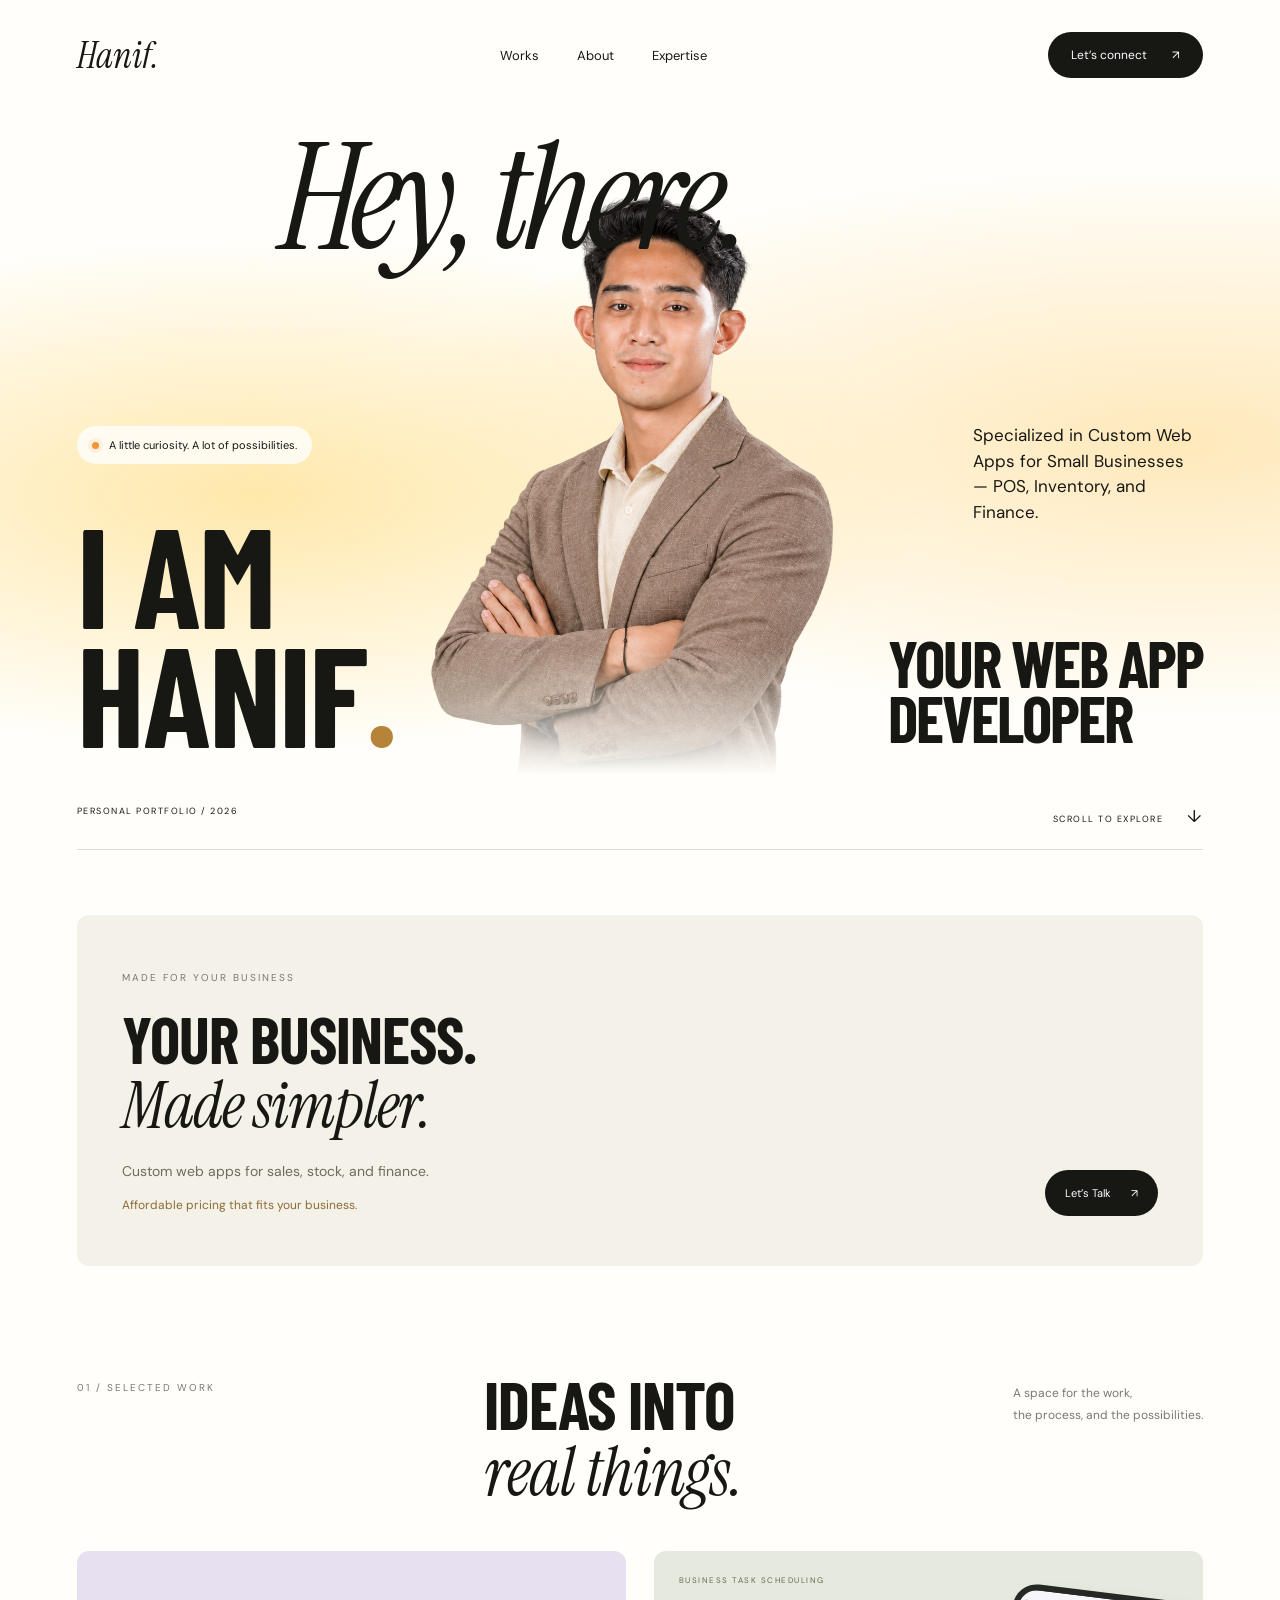
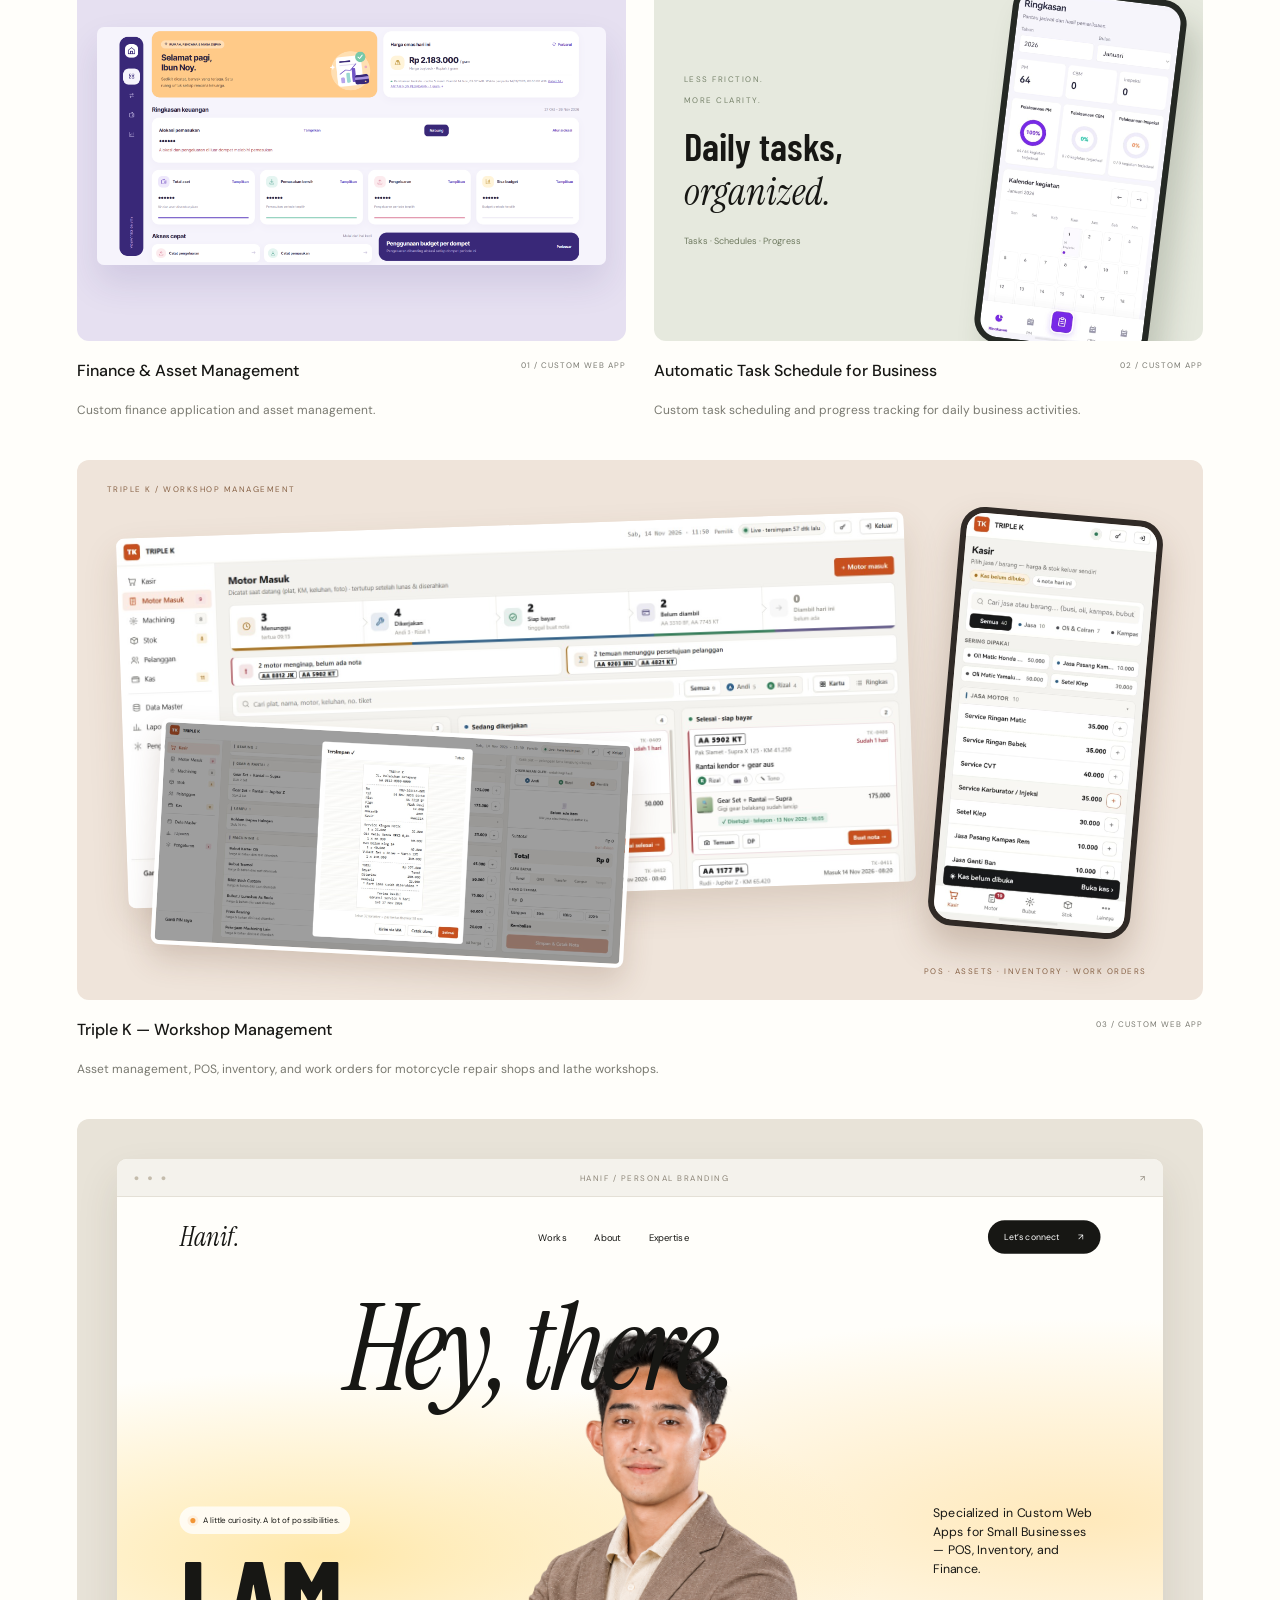
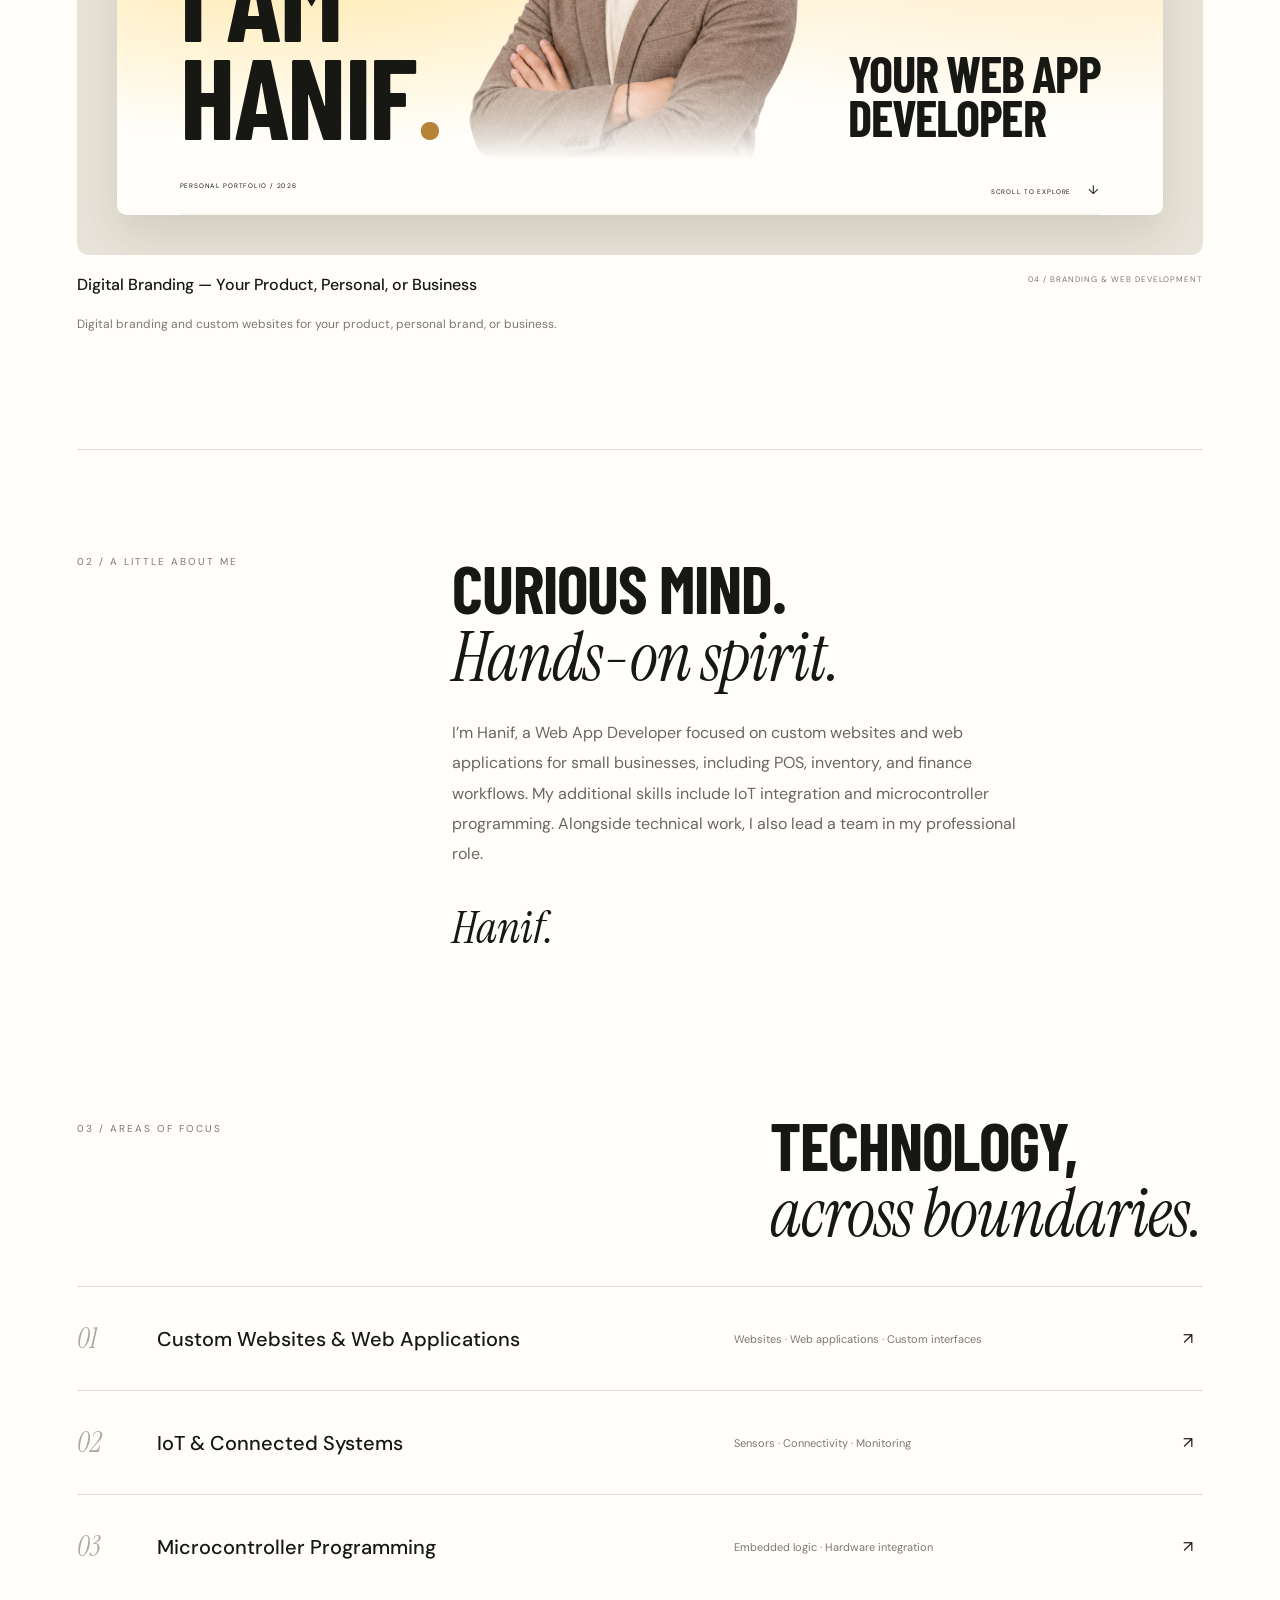
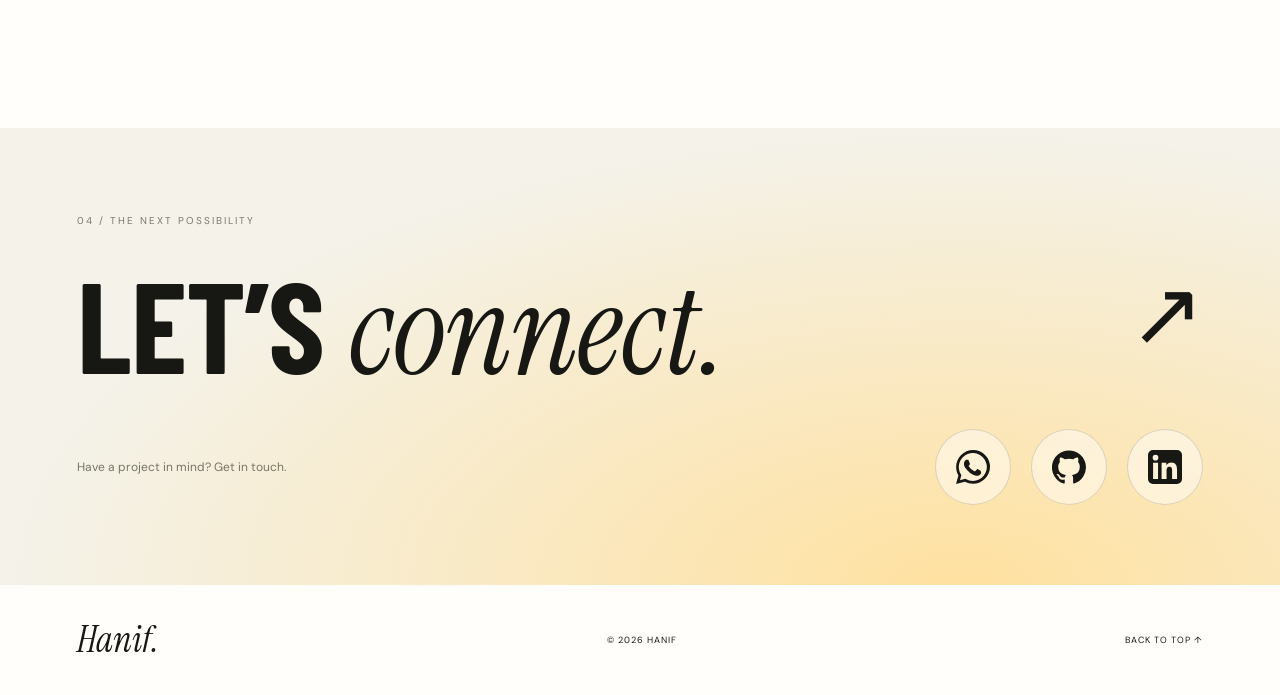
<file: index.html>
<!doctype html>
<html lang="en">
<head>
  <meta charset="utf-8">
  <meta name="viewport" content="width=device-width, initial-scale=1">
  <meta name="description" content="Hanif — Web App Developer. Custom websites, web applications, and IoT integration.">
  <title>Hanif — Web App Developer</title>
  <link rel="stylesheet" href="styles.css?v=20261114-mobile-3">
</head>
<body>
  <header class="navigation wrap">
    <a class="signature" href="#home" aria-label="Hanif home">Hanif<span>.</span></a>
    <nav aria-label="Main navigation"><a href="#work">Works</a><a href="#about">About</a><a href="#expertise">Expertise</a></nav>
    <a class="pill" href="#contact">Let’s connect <span>↗</span></a>
  </header>
  <main>
    <section class="hero" id="home" aria-labelledby="hero-title">
      <div class="hero-inner wrap">
        <p class="greeting">Hey, there.</p>
        <div class="portrait">
          <img class="portrait-photo" src="assets/hanif-cutout.png" alt="Hanif wearing a brown blazer with his arms crossed" width="1024" height="1536" fetchpriority="high">
        </div>
        <p class="hero-tag"><span class="dot"></span> A little curiosity. A lot of possibilities.</p>
        <p class="specialization">Specialized in Custom Web Apps for Small Businesses — POS, Inventory, and Finance.</p>
        <h1 id="hero-title">I AM<br> HANIF<span>.</span></h1>
        <h2 class="role">YOUR WEB APP<br> DEVELOPER</h2>
        <div class="hero-footer"><span>PERSONAL PORTFOLIO / 2026</span><a href="#work">SCROLL TO EXPLORE <span>↓</span></a></div>
      </div>
    </section>
    <section class="workflow workflow-simple section wrap" aria-labelledby="workflow-title">
      <div class="workflow-intro"><span class="eyebrow">MADE FOR YOUR BUSINESS</span><h2 id="workflow-title">YOUR BUSINESS.<br><span class="serif">Made simpler.</span></h2><p>Custom web apps for sales, stock, and finance.</p><p class="pricing-note">Affordable pricing that fits your business.</p><a class="pill" href="#contact">Let’s Talk <span>↗</span></a></div>
    </section>
    <section class="work wrap section" id="work" aria-labelledby="work-title">
      <div class="section-top"><span class="eyebrow">01 / SELECTED WORK</span><h2 id="work-title">IDEAS INTO<br><span class="serif">real things.</span></h2><p>A space for the work,<br>the process, and the possibilities.</p></div>
      <div class="project-grid portfolio-grid">
        <article class="project finance-project">
          <div class="project-art finance-preview finance-screenshot"><img src="assets/finance-asset-management.png" alt="Custom finance and asset management dashboard showing financial summaries, asset allocation, income, expenses and budgets" width="1902" height="888" loading="lazy"></div>
          <div class="project-caption"><h3>Finance & Asset Management</h3><span>01 / CUSTOM WEB APP</span></div><p class="project-description">Custom finance application and asset management.</p>
        </article>
        <article class="project maintenance-project">
          <div class="project-art maintenance-preview"><span class="project-overline">BUSINESS TASK SCHEDULING</span><div class="maintenance-copy"><span>LESS FRICTION.<br>MORE CLARITY.</span><h3>Daily tasks,<br><em>organized.</em></h3><p>Tasks · Schedules · Progress</p></div><div class="maintenance-phone"><img src="assets/smart-maintenance.jpg" alt="Business task scheduling application showing scheduled activities, completion progress, and a calendar" width="597" height="1280" loading="lazy"></div></div>
          <div class="project-caption"><h3>Automatic Task Schedule for Business</h3><span>02 / CUSTOM APP</span></div><p class="project-description">Custom task scheduling and progress tracking for daily business activities.</p>
        </article>
        <article class="project workshop-project">
          <div class="project-art workshop-preview"><span class="project-overline">TRIPLE K / WORKSHOP MANAGEMENT</span><a class="workshop-orders" href="assets/workshop-orders.png" target="_blank" rel="noopener" aria-label="Open workshop work order screenshot"><img src="assets/workshop-orders.png" alt="Triple K work order board showing waiting, in-progress, and ready-for-payment motorcycle service jobs" width="1600" height="750" loading="lazy"></a><a class="workshop-receipt" href="assets/workshop-receipt.png" target="_blank" rel="noopener" aria-label="Open workshop POS receipt screenshot"><img src="assets/workshop-receipt.png" alt="Triple K cashier application with a saved service receipt and payment details" width="1600" height="749" loading="lazy"></a><a class="workshop-mobile" href="assets/workshop-pos-mobile.jpg" target="_blank" rel="noopener" aria-label="Open mobile workshop cashier screenshot"><img src="assets/workshop-pos-mobile.jpg" alt="Mobile Triple K POS showing service selection and prices for motorcycle repairs and machining" width="598" height="1280" loading="lazy"></a><span class="workshop-preview-label">POS · ASSETS · INVENTORY · WORK ORDERS</span></div>
          <div class="project-caption"><h3>Triple K — Workshop Management</h3><span>03 / CUSTOM WEB APP</span></div><p class="project-description">Asset management, POS, inventory, and work orders for motorcycle repair shops and lathe workshops.</p>
        </article>
        <article class="project branding-project">
          <div class="project-art personal-branding-preview"><div class="personal-preview-browser"><div class="preview-browser-toolbar"><span class="preview-dots" aria-hidden="true">● ● ●</span><span>HANIF / PERSONAL BRANDING</span><span aria-hidden="true">↗</span></div><div class="personal-preview-viewport"><iframe src="branding-preview.html" title="Preview of Hanif’s personal branding website" loading="lazy" tabindex="-1" scrolling="no"></iframe></div></div></div>
          <div class="project-caption"><h3>Digital Branding — Your Product, Personal, or Business</h3><span>04 / BRANDING & WEB DEVELOPMENT</span></div><p class="project-description">Digital branding and custom websites for your product, personal brand, or business.</p>
        </article>
      </div>
    </section>

    <section class="about section wrap" id="about"><span class="eyebrow">02 / A LITTLE ABOUT ME</span><div><h2>CURIOUS MIND.<br><span class="serif">Hands-on spirit.</span></h2><p>I’m Hanif, a Web App Developer focused on custom websites and web applications for small businesses, including POS, inventory, and finance workflows. My additional skills include IoT integration and microcontroller programming. Alongside technical work, I also lead a team in my professional role.</p><span class="about-signature">Hanif.</span></div></section>
    <section class="expertise section wrap" id="expertise"><div class="section-top"><span class="eyebrow">03 / AREAS OF FOCUS</span><h2>TECHNOLOGY,<br><span class="serif">across boundaries.</span></h2></div><div class="expertise-row"><span>01</span><h3>Custom Websites & Web Applications</h3><p>Websites · Web applications · Custom interfaces</p><span>↗</span></div><div class="expertise-row"><span>02</span><h3>IoT & Connected Systems</h3><p>Sensors · Connectivity · Monitoring</p><span>↗</span></div><div class="expertise-row"><span>03</span><h3>Microcontroller Programming</h3><p>Embedded logic · Hardware integration</p><span>↗</span></div></section>
    <section class="contact section" id="contact"><div class="wrap"><span class="eyebrow">04 / THE NEXT POSSIBILITY</span><h2>LET’S <span class="serif">connect.</span><span class="contact-arrow">↗</span></h2><div class="contact-bottom"><p>Have a project in mind? Get in touch.</p><div class="contact-actions" aria-label="Social profiles">
<a class="social-icon social-whatsapp" href="https://wa.me/6281239199588" target="_blank" rel="noopener noreferrer" aria-label="Chat with Hanif on WhatsApp" title="WhatsApp"><svg viewBox="0 0 24 24" aria-hidden="true"><path fill="currentColor" d="M20.5 3.5A11.8 11.8 0 0 0 12.1 0C5.5 0 .1 5.4.1 12c0 2.1.6 4.2 1.6 6L0 24l6.2-1.6a12 12 0 0 0 5.9 1.5H12c6.6 0 12-5.4 12-12a11.8 11.8 0 0 0-3.5-8.4ZM12 21.9a10 10 0 0 1-5.1-1.4l-.4-.2-3.7 1 1-3.6-.3-.4A9.9 9.9 0 1 1 12 21.9Zm5.5-7.4c-.3-.1-1.8-.9-2.1-1-.3-.1-.5-.1-.7.2l-1 1.2c-.2.2-.4.2-.7.1a8.1 8.1 0 0 1-4-3.5c-.3-.4.3-.4.8-1.4.1-.2 0-.4 0-.6l-.9-2.1c-.2-.6-.5-.5-.7-.5h-.6c-.2 0-.6.1-.9.4-.3.3-1.1 1-1.1 2.5s1.1 2.9 1.3 3.1c.1.2 2.1 3.2 5.1 4.5 1.9.8 2.6.9 3.5.7.6-.1 1.8-.7 2-1.4.3-.7.3-1.3.2-1.4-.1-.2-.3-.3-.6-.4Z"/></svg></a>
<a class="social-icon social-github" href="https://github.com/haniffdh" target="_blank" rel="noopener noreferrer" aria-label="Hanif on GitHub" title="GitHub"><svg viewBox="0 0 24 24" aria-hidden="true"><path fill="currentColor" d="M12 .3a12 12 0 0 0-3.8 23.4c.6.1.8-.3.8-.6v-2.2c-3.3.7-4-1.4-4-1.4-.5-1.4-1.3-1.7-1.3-1.7-1.1-.8.1-.8.1-.8 1.2.1 1.8 1.2 1.8 1.2 1.1 1.8 2.8 1.3 3.5 1 .1-.8.4-1.3.8-1.6-2.7-.3-5.5-1.3-5.5-5.9 0-1.3.5-2.4 1.2-3.2-.1-.3-.5-1.5.1-3.2 0 0 1-.3 3.3 1.2a11.5 11.5 0 0 1 6 0C17.3 5 18.3 5.3 18.3 5.3c.6 1.7.2 2.9.1 3.2.7.8 1.2 1.9 1.2 3.2 0 4.6-2.8 5.6-5.5 5.9.4.4.8 1.1.8 2.2v3.3c0 .3.2.7.8.6A12 12 0 0 0 12 .3Z"/></svg></a>
<a class="social-icon social-linkedin" href="https://www.linkedin.com/in/haniffadhlurrahman/" target="_blank" rel="noopener noreferrer" aria-label="Hanif on LinkedIn" title="LinkedIn"><svg viewBox="0 0 24 24" aria-hidden="true"><path fill="currentColor" d="M20.5 0h-17A3.5 3.5 0 0 0 0 3.5v17A3.5 3.5 0 0 0 3.5 24h17a3.5 3.5 0 0 0 3.5-3.5v-17A3.5 3.5 0 0 0 20.5 0ZM7.1 20.5H3.6V9h3.5ZM5.3 7.4a2 2 0 1 1 0-4 2 2 0 0 1 0 4Zm15.2 13.1H17v-5.6c0-1.3 0-3-1.8-3s-2.1 1.4-2.1 2.9v5.7H9.6V9h3.3v1.6h.1a3.7 3.7 0 0 1 3.3-1.8c3.5 0 4.2 2.3 4.2 5.3Z"/></svg></a>
</div></div></div></section>
  </main>
  <footer class="wrap"><a class="signature" href="#home">Hanif.</a><span>© 2026 HANIF</span><a href="#home">BACK TO TOP ↑</a></footer>
  <script src="portfolio-preview.js"></script>
  <!-- Cloudflare Web Analytics -->
  <script defer src="https://static.cloudflareinsights.com/beacon.min.js" data-cf-beacon='{"token":"b2bfac7f7c174b688e1bc380301b4dec"}'></script>
  <!-- End Cloudflare Web Analytics -->
</body>
</html>
</file>
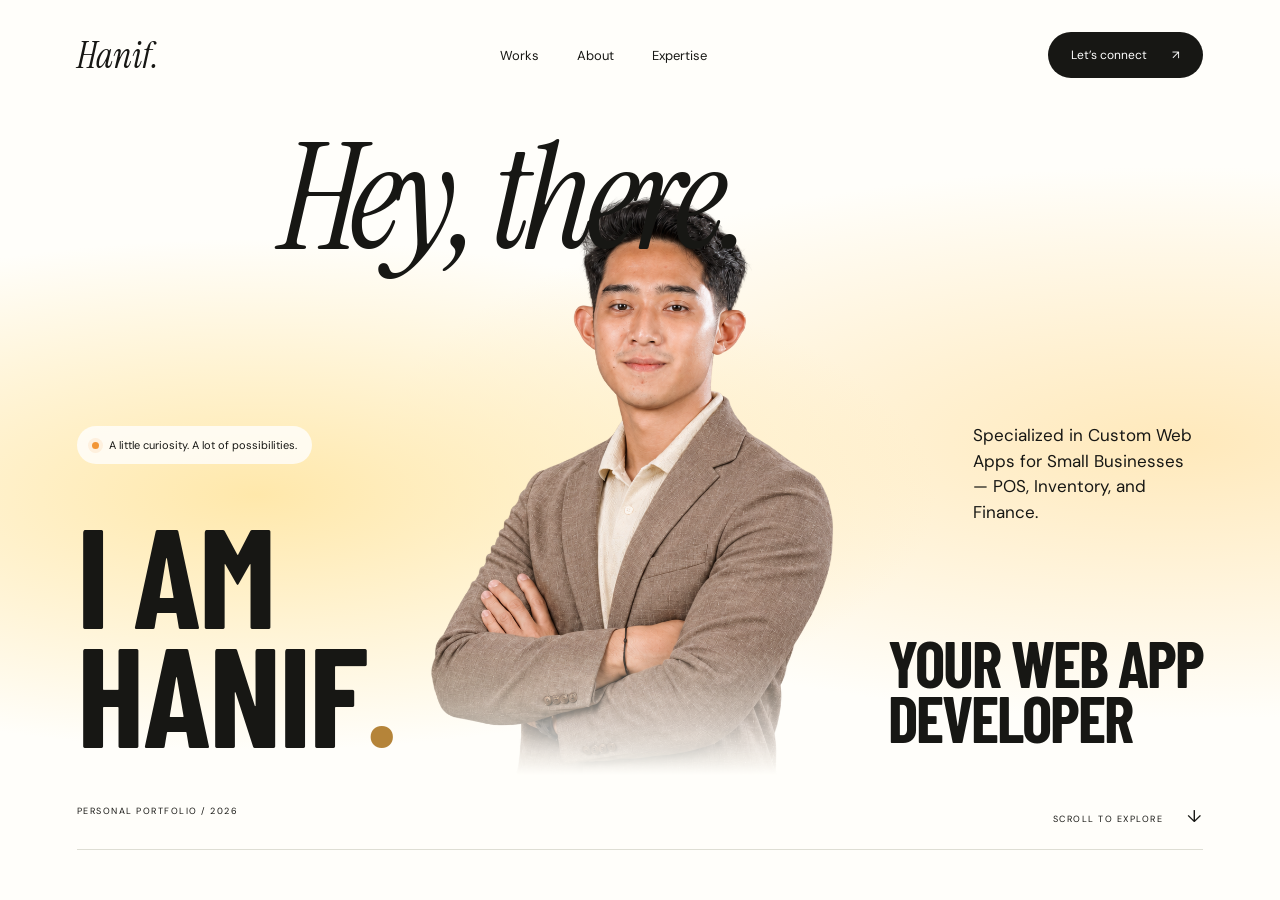
<file: branding-preview.html>
<!doctype html><html lang="en"><head><meta charset="utf-8"><meta name="viewport" content="width=device-width, initial-scale=1"><title>Hanif personal branding preview</title><link rel="stylesheet" href="styles.css?v=20261114-mobile-3"><style>html{overflow:hidden}body{pointer-events:none}.hero-inner{height:740px}</style></head><body>  <header class="navigation wrap">
    <a class="signature" href="#home" aria-label="Hanif home">Hanif<span>.</span></a>
    <nav aria-label="Main navigation"><a href="#work">Works</a><a href="#about">About</a><a href="#expertise">Expertise</a></nav>
    <a class="pill" href="#contact">Let’s connect <span>↗</span></a>
  </header>
  <main>
    <section class="hero" id="home" aria-labelledby="hero-title">
      <div class="hero-inner wrap">
        <p class="greeting">Hey, there.</p>
        <div class="portrait">
          <img class="portrait-photo" src="assets/hanif-cutout.png" alt="Hanif wearing a brown blazer with his arms crossed" width="1024" height="1536" fetchpriority="high">
        </div>
        <p class="hero-tag"><span class="dot"></span> A little curiosity. A lot of possibilities.</p>
        <p class="specialization">Specialized in Custom Web Apps for Small Businesses — POS, Inventory, and Finance.</p>
        <h1 id="hero-title">I AM<br> HANIF<span>.</span></h1>
        <h2 class="role">YOUR WEB APP<br> DEVELOPER</h2>
        <div class="hero-footer"><span>PERSONAL PORTFOLIO / 2026</span><a href="#work">SCROLL TO EXPLORE <span>↓</span></a></div>
      </div>
    </section>
</main></body></html>
</file>
<file: styles.css>
@import url('https://fonts.googleapis.com/css2?family=Barlow+Condensed:wght@600;700;800&family=DM+Sans:wght@400;500;600;700&family=Instrument+Serif:ital@0;1&display=swap');
:root{--ink:#171714;--paper:#fffefa;--muted:#797970;--line:#deded4;--yellow:#ffe5a9}*{box-sizing:border-box}html{scroll-behavior:smooth;scroll-padding-top:30px}body{margin:0;background:var(--paper);color:var(--ink);font-family:'DM Sans',Arial,sans-serif}a{color:inherit;text-decoration:none}a:focus-visible{outline:3px solid #c16c1c;outline-offset:6px}.wrap{width:min(1280px,88%);margin:auto}.navigation{height:110px;display:flex;align-items:center;justify-content:space-between;gap:25px}.signature{font-family:'Instrument Serif',Georgia,serif;font-size:36px;font-style:italic}.navigation nav{display:flex;gap:38px;font-size:13px}.navigation nav a:hover{opacity:.5}.pill{display:inline-flex;align-items:center;justify-content:center;gap:25px;background:var(--ink);color:white;padding:15px 23px;border-radius:30px;font-size:12px}.pill:hover{background:#484538}.hero{background:radial-gradient(ellipse at 20% 52%,#ffe8ab 0,transparent 47%),radial-gradient(ellipse at 92% 45%,#ffe9bb 0,transparent 48%)}.hero-inner{height:740px;position:relative}.greeting{font:italic clamp(95px,11.5vw,175px)/1 'Instrument Serif',Georgia,serif;position:absolute;top:15px;left:18%;margin:0;letter-spacing:-7px;z-index:1}.portrait{position:absolute;left:25%;bottom:75px;width:48%;height:590px;overflow:hidden;mask-image:linear-gradient(#000 87%,transparent);background:radial-gradient(ellipse at 50% 65%,#dbcfb95c,transparent 64%)}.portrait-head{position:absolute;top:58px;left:34%;width:33%;height:220px;border-radius:46% 46% 44% 44%;background:linear-gradient(110deg,#d6c6ad,#aa9780);box-shadow:inset 12px 12px 35px #ffffff30}.portrait-body{position:absolute;top:270px;left:5%;width:90%;height:390px;border-radius:46% 46% 0 0;background:linear-gradient(115deg,#f9f6ed,#d5d1c7 55%,#ece7db);box-shadow:inset 20px 10px 40px #ffffff80}.portrait-note{position:absolute;top:380px;left:0;right:0;text-align:center;font-size:10px;letter-spacing:3px;color:#767064}.hero-tag{position:absolute;left:0;top:305px;font-size:11px;background:#ffffffc7;border-radius:30px;padding:12px 15px;display:flex;gap:10px;align-items:center}.dot{display:inline-block;width:7px;height:7px;background:#f29535;border-radius:50%;box-shadow:0 0 0 4px #f295351c}.specialization{position:absolute;right:0;top:296px;width:230px;font-size:17px;line-height:1.5}.hero h1,.role{font-family:'Barlow Condensed','Arial Narrow',Impact,sans-serif;position:absolute;margin:0;line-height:.85;letter-spacing:-2px}.hero h1{left:0;bottom:98px;font-size:clamp(100px,11vw,163px);z-index:3}.hero h1 span{color:#b58439}.role{right:0;bottom:105px;font-size:clamp(42px,5vw,70px);z-index:3}.hero-footer{position:absolute;bottom:0;width:100%;display:flex;justify-content:space-between;border-bottom:1px solid var(--line);padding:22px 0;font-size:9px;letter-spacing:1.5px}.hero-footer a span{margin-left:20px;font-size:17px}.section{padding-top:105px;padding-bottom:50px}.eyebrow{font-size:10px;letter-spacing:2px;color:var(--muted)}.section-top{display:flex;justify-content:space-between;align-items:flex-start;gap:35px;margin-bottom:45px}.section-top>.eyebrow{padding-top:10px}.section h2{font:700 clamp(44px,5.2vw,74px)/.98 'Barlow Condensed',Impact,sans-serif;letter-spacing:-1px;margin:0}.serif{font-family:'Instrument Serif',Georgia,serif;font-style:italic;font-weight:400;text-transform:none;letter-spacing:-1px}.section-top p{font-size:12px;line-height:1.8;color:var(--muted)}.project-grid{display:grid;grid-template-columns:1fr 1fr;gap:28px}.project-art{height:380px;border-radius:12px;position:relative;overflow:hidden;display:grid;place-items:center}.web-art{background:#d3d7c9}.concept{position:absolute;top:20px;left:22px;font-size:8px;letter-spacing:1.4px;color:#55584f}.browser{background:#fafaf5;width:84%;height:255px;border-radius:8px;box-shadow:10px 26px 40px #31362c30;transform:rotate(-5deg)}.browser-bar{height:30px;border-bottom:1px solid #ddd;display:flex;align-items:center;gap:4px;padding:0 10px}.browser-bar i{width:4px;height:4px;background:#aaa;border-radius:50%}.browser-bar span{font-size:7px;margin:auto;color:#888}.dashboard{display:flex;height:225px}.dash-nav{padding:20px 14px;width:22%;font:italic 27px Georgia;border-right:1px solid #e4e4db}.dash-nav small{display:block;font:7px/3 Arial;color:#858579;margin-top:15px}.dash-content{padding:22px;width:78%}.dash-content>span{font-size:6px;letter-spacing:1.5px}.dash-content h3{font-size:19px;margin:7px 0 15px}.dash-stats{display:flex;gap:12px}.dash-stats>div{background:#ededdf;width:50%;padding:9px;font-size:7px;border-radius:3px}.dash-stats strong{display:block;font-size:22px;margin-top:5px}.chart{display:flex;gap:9px;align-items:flex-end;height:55px;padding-top:10px}.chart b{width:10%;background:#929e7d;height:60%;border-radius:2px 2px 0 0}.chart b:nth-child(2n){height:85%}.chart b:nth-child(3n){height:45%}.chart b:last-child{height:100%}.iot-art{background:#e3d8c6}.device{width:220px;height:250px;background:linear-gradient(130deg,#42483e,#20241f);border-radius:22px;transform:rotate(9deg);box-shadow:20px 30px 35px #574b3b45;padding:23px;z-index:1;border:3px solid #565c51}.device-label{font-size:7px;color:#b5baad;letter-spacing:2px}.device-screen{background:#cbd3a9;border:4px solid #161b15;border-radius:6px;margin-top:19px;padding:13px}.device-screen>span{font:7px monospace;display:block}.device-screen strong{font:38px monospace;display:block;margin-top:10px}.device-screen strong small{font-size:15px}.signal{font-size:16px;margin:6px 0}.device-screen .dot{width:4px;height:4px;background:#536735;box-shadow:none}.device-bottom{display:flex;justify-content:space-between;color:#b5baad;font-size:7px;letter-spacing:2px;margin-top:17px}.device-bottom i{width:6px;height:6px;background:#c0e88c;border-radius:50%}.orbit{position:absolute;width:390px;height:390px;border:1px solid #a99e8850;border-radius:50%}.orbit-two{width:310px;height:310px}.coordinate{position:absolute;bottom:20px;right:20px;font-size:8px;letter-spacing:1.5px;color:#746b5b}.project-caption{display:flex;justify-content:space-between;gap:15px;align-items:center;padding:19px 0}.project-caption h3{font-size:16px;font-weight:500;margin:0}.project-caption>span{font-size:8px;letter-spacing:1px;color:var(--muted)}.work-note{font-size:10px;color:var(--muted);margin-top:20px}.about{display:grid;grid-template-columns:1fr 2fr;border-top:1px solid var(--line);margin-top:65px}.about p{font-size:16px;line-height:1.9;max-width:570px;color:#68685e;margin:28px 0}.about-signature{font:italic 45px 'Instrument Serif',Georgia,serif}.expertise .section-top{margin-bottom:40px}.expertise-row{display:grid;grid-template-columns:60px 1.3fr 1fr 20px;gap:20px;align-items:center;border-top:1px solid var(--line);padding:33px 0}.expertise-row>span:first-child{font:italic 28px 'Instrument Serif',Georgia,serif;color:#aaa99b}.expertise-row h3{font-size:20px;font-weight:500;margin:0}.expertise-row p{font-size:11px;color:var(--muted)}.contact{margin-top:80px;padding:80px 0;background:radial-gradient(ellipse at 75% 100%,#ffe1a0,transparent 70%),#f4f2e9}.contact h2{font-size:clamp(70px,10vw,144px);margin-top:32px}.contact-arrow{float:right;font:90px Arial}.contact-bottom{display:flex;justify-content:space-between;align-items:center;margin-top:35px}.contact-bottom p{font-size:12px;color:#777466}footer{display:flex;justify-content:space-between;align-items:center;height:110px}footer>span,footer>a:last-child{font-size:9px;letter-spacing:1px}@media(min-width:1550px){.hero-inner{height:800px}.portrait{height:650px}.portrait-head{top:100px}.portrait-body{top:310px}.portrait-note{top:420px}}@media(max-width:800px){.navigation{height:85px}.navigation nav{gap:16px;font-size:11px}.navigation .pill{padding:12px 16px;font-size:10px;gap:8px}.hero-inner{height:660px}.greeting{top:30px;left:8%;font-size:100px;letter-spacing:-4px}.portrait{width:77%;left:12%;height:470px;bottom:95px}.portrait-head{height:165px;top:55px}.portrait-body{top:215px}.portrait-note{top:310px;font-size:8px;letter-spacing:1px}.hero-tag{top:205px;font-size:8px;max-width:140px;line-height:1.6}.specialization{top:210px;width:150px;font-size:13px}.hero h1{font-size:110px;bottom:105px}.role{font-size:43px;bottom:110px}.section-top{flex-wrap:wrap;gap:20px}.section-top>.eyebrow{width:100%}.section-top p{font-size:10px}.section{padding-top:65px}.project-grid{grid-template-columns:1fr}.project-art{height:360px}.about{grid-template-columns:1fr;gap:30px}.expertise-row{grid-template-columns:30px 1fr 20px;gap:10px}.expertise-row h3{font-size:18px}.expertise-row p{grid-column:2;grid-row:2;margin:0}.expertise-row>span:last-child{grid-column:3;grid-row:1}.contact-arrow{font-size:55px}.contact{margin-top:35px}.contact-bottom{gap:15px}.contact-bottom .pill{font-size:10px;padding:14px 17px}.hero-footer{font-size:7px;letter-spacing:.7px}}@media(max-width:420px){.navigation nav{gap:12px}.navigation .pill{font-size:9px;padding:11px}.signature{font-size:29px}.greeting{font-size:83px}.hero h1{font-size:94px}.role{font-size:35px}.specialization{width:130px;font-size:12px}.hero-tag{max-width:128px}.project-caption h3{font-size:14px}.project-caption>span{font-size:7px}.section-top p{display:none}}@media(prefers-reduced-motion:reduce){html{scroll-behavior:auto}}

/* Original portrait, blended into the hero without editing the image. */
.portrait{background:none;mask-image:linear-gradient(to bottom,#000 78%,transparent 100%);-webkit-mask-image:linear-gradient(to bottom,#000 78%,transparent 100%)}
.portrait-photo{display:block;width:100%;height:100%;object-fit:cover;object-position:50% 18%;mask-image:linear-gradient(to right,transparent 0%,#000 17%,#000 83%,transparent 100%);-webkit-mask-image:linear-gradient(to right,transparent 0%,#000 17%,#000 83%,transparent 100%)}
@media(max-width:800px){.portrait-photo{object-position:50% 10%}}

/* Transparent cutout: keep the person crisp; fade only the bottom. */
.portrait-photo{mask-image:none;-webkit-mask-image:none}

/* Selected projects */
.portfolio-grid{gap:40px 28px}.project-description{font-size:12px;color:var(--muted);line-height:1.7;margin:0;max-width:650px}.portfolio-grid .project-caption{align-items:flex-start}.portfolio-grid .project-art{height:390px}.finance-preview{background:#e6e0f1;padding:45px 25px 25px}.finance-window{display:flex;width:100%;height:280px;background:#f6f3fc;box-shadow:0 20px 40px #37257420;border-radius:9px;padding:15px;gap:15px;transform:rotate(-3deg)}.finance-window aside{background:#392677;color:white;border-radius:20px;width:35px;flex-shrink:0;text-align:center;padding-top:20px;font-size:13px}.finance-main{flex:1;min-width:0;color:#272044}.finance-welcome{background:#ffd08c;border-radius:12px;padding:13px}.finance-welcome small{font-size:6px;letter-spacing:1px}.finance-welcome h3{font-size:19px;line-height:1.1;margin:9px 0}.finance-welcome p{font-size:7px;margin:0}.finance-main h4{font-size:11px;margin:12px 0 8px}.finance-allocation{background:#fff;border-radius:9px;padding:10px;font-size:7px}.finance-main strong{display:block;font-size:12px;letter-spacing:2px;margin-top:7px}.finance-cards{display:flex;gap:8px;margin-top:8px}.finance-cards>div{background:#fff;flex:1;font-size:6px;padding:10px 6px;border-radius:8px;border-bottom:2px solid #b39be0}.maintenance-preview{background:#e6e9de;display:block}.project-overline{position:absolute;left:25px;top:24px;font-size:8px;letter-spacing:1.5px;color:#606b50}.maintenance-copy{position:absolute;left:30px;top:115px;width:45%}.maintenance-copy>span{font-size:8px;line-height:1.6;letter-spacing:1.5px;color:#77836b}.maintenance-copy h3{font:600 39px/1.05 'Barlow Condensed',Impact,sans-serif;margin:18px 0}.maintenance-copy em{font:italic 38px 'Instrument Serif',Georgia,serif}.maintenance-copy p{font-size:9px;color:#6d785e}.maintenance-phone{position:absolute;width:175px;right:35px;top:40px;padding:6px;background:#252924;border-radius:24px;transform:rotate(7deg);box-shadow:15px 22px 30px #37432b35}.maintenance-phone img{display:block;width:100%;height:auto;border-radius:18px}.branding-project{grid-column:1/-1}.portfolio-grid .branding-preview{height:520px;background:#ddd9ed;display:block;position:relative}.branding-preview .concept{color:#655e7b;z-index:2;top:25px;left:30px}.brand-tile{position:absolute;top:85px;left:5%;width:26%;height:350px;background:#37312c;color:#e1f2a1;padding:25px;transform:rotate(-7deg);box-shadow:0 15px 35px #2b223a20}.forma-wordmark{font-size:35px;letter-spacing:-2px;font-weight:600}.forma-wordmark>span{font-size:14px;vertical-align:top;letter-spacing:0}.forma-symbol{font:italic 160px/.9 'Instrument Serif',Georgia,serif;text-align:center;margin-top:15px}.brand-tile-footer{position:absolute;bottom:24px;left:25px;font-size:9px;line-height:1.5;letter-spacing:1.5px}.forma-browser{position:absolute;left:28%;top:80px;width:57%;height:340px;background:#f8f7f2;box-shadow:0 20px 40px #30283b25;transform:rotate(3deg);border-radius:7px;overflow:hidden}.forma-nav{padding:18px 23px;display:flex;justify-content:space-between;align-items:center;border-bottom:1px solid #e6e4da}.forma-nav strong{font-size:22px;letter-spacing:-1px}.forma-nav>span{font-size:8px}.forma-web-content{position:relative;padding:28px 23px;height:250px}.forma-web-content>small{font-size:6px;letter-spacing:1px}.forma-web-content h3{font-size:40px;letter-spacing:-2px;line-height:1;margin:19px 0}.forma-web-content h3 em{font-family:'Instrument Serif',Georgia,serif;font-weight:400}.forma-cta{font-size:8px;padding:9px 12px;border:1px solid #aaa99d;border-radius:20px;display:inline-block}.sculpture{position:absolute;right:8%;top:35px;width:145px;height:170px;display:flex;align-items:center;justify-content:center;gap:9px;transform:rotate(-12deg)}.sculpture i{width:40px;height:140px;border-radius:25px;background:linear-gradient(100deg,#a3b84c,#d0df88 45%,#9ba947);box-shadow:8px 12px 15px #292f2220}.sculpture i:nth-child(2){height:175px}.forma-web-footer{font-size:7px;letter-spacing:2px;border-top:1px solid #ddd;padding:13px 23px}.forma-phone{position:absolute;right:5%;bottom:42px;width:155px;height:295px;background:#f8f7f2;border:6px solid #37312c;border-radius:25px;box-shadow:12px 20px 30px #26213035;transform:rotate(-6deg);padding:17px 12px;overflow:hidden}.forma-phone-top{display:flex;justify-content:space-between;font-size:16px;font-weight:700;letter-spacing:-1px;margin-bottom:20px}.forma-phone-top>span{font-size:10px}.forma-phone>small{font-size:5px;letter-spacing:1px}.forma-phone h4{font-size:21px;line-height:1;letter-spacing:-1px;margin:10px 0}.forma-phone h4 em{font-family:'Instrument Serif',Georgia,serif;font-weight:400}.phone-sculpture{height:75px;width:60px;margin:15px auto;background:linear-gradient(100deg,#a8b956,#d3e28c,#a6b858);border-radius:35px 35px 10px 10px;box-shadow:10px 10px 15px #767e4120;transform:rotate(15deg)}.phone-product{font-size:6px;display:block}.phone-product b{float:right}.phone-nav{text-align:center;border-top:1px solid #ddd;margin-top:13px;padding-top:9px;font-size:12px}.brand-caption{position:absolute;bottom:22px;left:36%;font-size:8px;letter-spacing:2px;color:#6c657d}@media(max-width:1000px){.maintenance-phone{width:145px;right:20px;top:60px}.maintenance-copy{left:20px}.maintenance-copy h3,.maintenance-copy em{font-size:30px}.sculpture{right:5%;width:110px}.sculpture i{width:30px}.forma-web-content h3{font-size:33px}}@media(max-width:800px){.portfolio-grid .project-art{height:390px}.maintenance-phone{width:165px;right:12%;top:45px}.maintenance-copy{left:7%;top:115px}.maintenance-copy h3,.maintenance-copy em{font-size:38px}.portfolio-grid .branding-preview{height:470px}.brand-tile{left:5%;width:36%;top:65px;height:270px;padding:18px}.forma-wordmark{font-size:26px}.forma-symbol{font-size:120px}.brand-tile-footer{left:18px;font-size:7px}.forma-browser{left:30%;width:65%;top:100px;height:260px}.forma-nav{padding:12px}.forma-nav strong{font-size:17px}.forma-nav>span{font-size:5px}.forma-web-content{padding:18px 12px;height:185px}.forma-web-content h3{font-size:28px;position:relative;z-index:1}.forma-web-content>small{font-size:5px}.sculpture{right:4%;width:70px;top:35px;gap:5px}.sculpture i{width:20px;height:90px}.sculpture i:nth-child(2){height:120px}.forma-cta{font-size:6px;padding:6px}.forma-web-footer{font-size:5px;padding:10px;letter-spacing:1px}.forma-phone{width:120px;height:225px;bottom:32px;right:7%;padding:13px 9px;border-width:5px;border-radius:21px}.forma-phone-top{font-size:13px;margin-bottom:12px}.forma-phone h4{font-size:17px}.phone-sculpture{height:55px;width:43px;margin:10px auto}.phone-nav{font-size:10px}.brand-caption{left:6%;bottom:24px;font-size:7px}.branding-preview .concept{font-size:6px;left:20px}.project-caption{flex-wrap:wrap}.portfolio-grid .project-caption h3{font-size:16px}}@media(max-width:420px){.maintenance-phone{right:7%;width:145px;top:65px}.maintenance-copy h3,.maintenance-copy em{font-size:30px}.finance-preview{padding:45px 12px 25px}.finance-window{gap:8px;padding:10px}.finance-window aside{width:25px}.finance-welcome h3{font-size:17px}.brand-tile{width:40%}.forma-browser{left:27%;width:68%}.forma-nav>span{display:none}}

.finance-screenshot{padding:30px 20px;background:#e6e0f1}
.finance-screenshot img{display:block;width:100%;height:auto;max-height:100%;object-fit:contain;border-radius:7px;box-shadow:0 18px 35px #37257420}
@media(max-width:420px){.finance-screenshot{padding:20px 12px}}

.portfolio-grid .personal-branding-preview{height:auto;padding:40px;background:#e8e3d8;display:block}
.personal-preview-browser{width:100%;overflow:hidden;border-radius:10px;background:var(--paper);box-shadow:0 20px 40px #41352720}
.preview-browser-toolbar{height:38px;display:flex;align-items:center;justify-content:space-between;padding:0 17px;background:#f4f2ec;border-bottom:1px solid #e4e0d6;font-size:8px;letter-spacing:1.5px;color:#8b8477}
.preview-dots{font-size:9px;letter-spacing:3px;color:#c4bcac}
.personal-preview-viewport{position:relative;width:100%;aspect-ratio:1440/850;overflow:hidden}
.personal-preview-viewport iframe{position:absolute;top:0;left:0;width:1440px;height:850px;border:0;transform-origin:top left;pointer-events:none}
@media(max-width:800px){.portfolio-grid .personal-branding-preview{padding:20px}.preview-browser-toolbar{font-size:6px;height:28px;padding:0 10px;letter-spacing:.7px}}

.workflow{display:grid;grid-template-columns:1fr 1fr;gap:90px;margin-top:65px;padding:65px 45px;background:#f3f1e8;border-radius:12px}
.workflow-intro h2{margin-top:30px;font-size:clamp(45px,5vw,70px)}
.workflow-intro>p{font-size:14px;line-height:1.8;color:#6e6c60;max-width:300px;margin:25px 0 30px}
.workflow-intro .pill{font-size:11px;padding:16px 20px;gap:20px}
.workflow-question{font-size:19px;line-height:1.5;margin:0 0 14px;letter-spacing:-.4px}
.workflow-description{font-size:12px;line-height:1.9;color:#757267;margin:0 0 28px}
.workflow-benefit{display:flex;gap:22px;padding:20px 0;border-top:1px solid #dbd8cb}
.workflow-benefit>span{font:italic 24px 'Instrument Serif',Georgia,serif;color:#ab9874}
.workflow-benefit h3{font-size:16px;font-weight:500;margin:0 0 7px}
.workflow-benefit p{font-size:11px;line-height:1.7;color:#757267;margin:0}
@media(max-width:1000px){.workflow{gap:40px;padding:45px 30px}}
@media(max-width:800px){.workflow{grid-template-columns:1fr;gap:40px;padding:35px 25px;margin-top:45px}.workflow-intro>p{max-width:none}.workflow-intro h2{font-size:48px}.workflow-intro .pill{font-size:10px;gap:15px}.workflow-question{font-size:18px}}

.workflow-simple{display:block;padding:50px 45px}
.workflow-simple .workflow-intro{position:relative}
.workflow-simple .workflow-intro h2{margin-top:22px}
.workflow-simple .workflow-intro>p{max-width:none;margin:22px 0 0}
.workflow-simple .pill{position:absolute;right:0;bottom:0}
@media(max-width:800px){.workflow-simple{padding:35px 25px}.workflow-simple .pill{position:static;margin-top:24px}}

.workflow-simple .workflow-intro>.pricing-note{font-size:12px;color:#8c6b36;margin-top:10px}

.workshop-project{grid-column:1/-1}
.portfolio-grid .workshop-preview{height:540px;display:block;background:#efe4da;position:relative}
.workshop-preview .project-overline{color:#876246;top:24px;left:30px}
.workshop-orders{position:absolute;top:65px;left:4%;width:70%;border-radius:8px;overflow:hidden;box-shadow:0 16px 35px #603b2425;transform:rotate(-2deg)}
.workshop-preview img{display:block;width:100%;height:auto}
.workshop-receipt{position:absolute;bottom:44px;left:7%;width:42%;border:4px solid #fff;border-radius:8px;overflow:hidden;box-shadow:0 15px 30px #603b2430;transform:rotate(3deg)}
.workshop-mobile{position:absolute;right:5%;top:53px;width:18%;max-height:440px;overflow:hidden;border:6px solid #302a26;border-radius:24px;transform:rotate(5deg);box-shadow:0 20px 35px #603b2440}
.workshop-preview-label{position:absolute;bottom:24px;right:5%;font-size:8px;letter-spacing:1.5px;color:#876246}
.workshop-preview a:focus-visible{outline-offset:6px;outline:3px solid #a64d1c}
@media(max-width:800px){.portfolio-grid .workshop-preview{height:380px}.workshop-orders{top:62px;left:5%;width:72%}.workshop-receipt{left:6%;bottom:42px;width:56%}.workshop-mobile{top:88px;right:4%;width:25%;border-width:4px;border-radius:16px;max-height:245px}.workshop-preview .project-overline{font-size:7px;left:20px}.workshop-preview-label{font-size:6px;bottom:18px;letter-spacing:.7px}}
@media(max-width:420px){.portfolio-grid .workshop-preview{height:310px}.workshop-mobile{top:80px;max-height:195px;border-radius:12px}.workshop-receipt{bottom:42px}.workshop-preview .project-overline{font-size:6px}}

.contact-actions{display:flex;align-items:center;gap:25px;flex-wrap:wrap}
.github-contact{font-size:12px;text-decoration:underline;text-underline-offset:4px}
.whatsapp-contact{background:#216740}
.whatsapp-contact:hover{background:#174d2f}
@media(max-width:600px){.contact-bottom{align-items:flex-start;flex-direction:column}.contact-actions{gap:20px}}

.contact-actions{gap:20px;flex-direction:row;flex-wrap:nowrap}
.social-icon{display:inline-flex;width:76px;height:76px;flex:0 0 auto;align-items:center;justify-content:center;padding:20px;border:1px solid #19191426;border-radius:50%;background:#fffefa80;color:var(--ink);transition:background .15s,color .15s,transform .15s}
.social-icon svg{width:34px;height:34px;display:block}
.social-icon:hover{transform:translateY(-3px);background:var(--ink);color:white}
.social-whatsapp:hover{background:#216740;border-color:#216740}
.social-linkedin:hover{background:#0a66c2;border-color:#0a66c2}
.social-icon:focus-visible{outline:3px solid #b58439;outline-offset:5px}
.social-icon:disabled{opacity:.35;cursor:default;transform:none;background:#fffefa80;color:var(--ink);border-color:#19191426}
@media(prefers-reduced-motion:reduce){.social-icon{transition:none}.social-icon:hover{transform:none}}

@media(max-width:800px){.social-icon{width:60px;height:60px;padding:16px}.social-icon svg{width:28px;height:28px}.contact-actions{gap:14px}}

/* Mobile hero uses document flow so text never overlaps the portrait. */
@media(max-width:800px){
  .navigation{height:auto;min-height:88px;display:grid;grid-template-columns:1fr auto;gap:18px 12px;padding-top:18px;padding-bottom:18px}
  .navigation>.signature{font-size:36px}
  .navigation>.pill{grid-column:2;grid-row:1;padding:13px 18px;white-space:nowrap;font-size:11px}
  .navigation nav{grid-column:1/-1;grid-row:2;justify-content:center;gap:32px;font-size:12px;border-top:1px solid var(--line);padding-top:15px}
  .hero-inner{height:auto;display:flex;flex-direction:column;align-items:center;padding-top:25px}
  .greeting{position:static;order:0;font-size:clamp(65px,15vw,110px);letter-spacing:-3px;line-height:1.05;margin:0;text-align:center;z-index:auto}
  .portrait{position:relative;order:1;left:auto;bottom:auto;width:min(100%,360px);height:375px;margin-top:4px;flex-shrink:0;mask-image:linear-gradient(to bottom,#000 85%,transparent);-webkit-mask-image:linear-gradient(to bottom,#000 85%,transparent)}
  .portrait-photo{object-fit:contain;object-position:center bottom}
  .hero h1{position:static;order:2;font-size:clamp(72px,18vw,116px);line-height:.95;letter-spacing:-1.5px;text-align:center;margin:3px 0 14px}
  .hero h1 br{display:none}
  .hero h1 br::after{content:' '}
  .hero h1{word-spacing:10px}
  .role{position:static;order:3;font-size:clamp(31px,7.7vw,52px);line-height:1.05;letter-spacing:-.5px;text-align:center;max-width:100%;margin:0}
  .role br{display:none}
  .specialization{position:static;order:4;width:auto;max-width:360px;font-size:14px;line-height:1.7;text-align:center;margin:20px 0 0}
  .hero-tag{position:static;order:5;max-width:none;font-size:9px;line-height:1.5;margin:20px 0 24px;padding:10px 14px}
  .hero-footer{position:static;order:6;gap:15px;font-size:7px;letter-spacing:.6px;width:100%;padding:20px 0;align-items:center}
  .hero-footer a{display:flex;align-items:center;gap:12px;white-space:nowrap}
  .hero-footer a span{margin-left:0}
  .section h2{overflow-wrap:normal}
  .workflow-simple .workflow-intro h2{font-size:clamp(38px,10vw,60px);line-height:1.05}
  .workflow-simple .workflow-intro>p{font-size:13px;line-height:1.7}
  .workflow-simple .workflow-intro>.pricing-note{font-size:12px}
  .section-top h2{font-size:clamp(43px,11vw,65px)}
  .project-caption{gap:10px}
  .project-caption h3{line-height:1.4}
  .project-caption>span{font-size:8px;line-height:1.5}
  .project-description{font-size:12px;line-height:1.8}
  .portfolio-grid .finance-screenshot{height:auto;min-height:0;padding:28px 12px}
  .finance-screenshot img{max-height:none}
  .about p{font-size:14px;line-height:1.9}
  .expertise-row h3{font-size:17px;line-height:1.4}
  .expertise-row p{font-size:10px;line-height:1.7}
  .contact{padding:50px 0}
  .contact h2{font-size:clamp(52px,12vw,82px);line-height:1.1;position:relative;padding-right:25px}
  .contact-arrow{position:absolute;right:0;top:0;float:none;font-size:32px}
  .contact-bottom{align-items:flex-start;flex-direction:column;gap:22px;margin-top:25px}
  .contact-bottom p{margin:0;font-size:12px;line-height:1.7}
  footer{gap:15px;height:95px}
  footer>span,footer>a:last-child{font-size:7px;letter-spacing:.5px}
}
@media(max-width:360px){
  .wrap{width:90%}
  .portrait{height:335px}
  .greeting{font-size:65px}
  .hero h1{font-size:70px;word-spacing:5px}
  .role{font-size:29px}
  .specialization{font-size:13px}
  .navigation nav{gap:25px}
}
</file>
